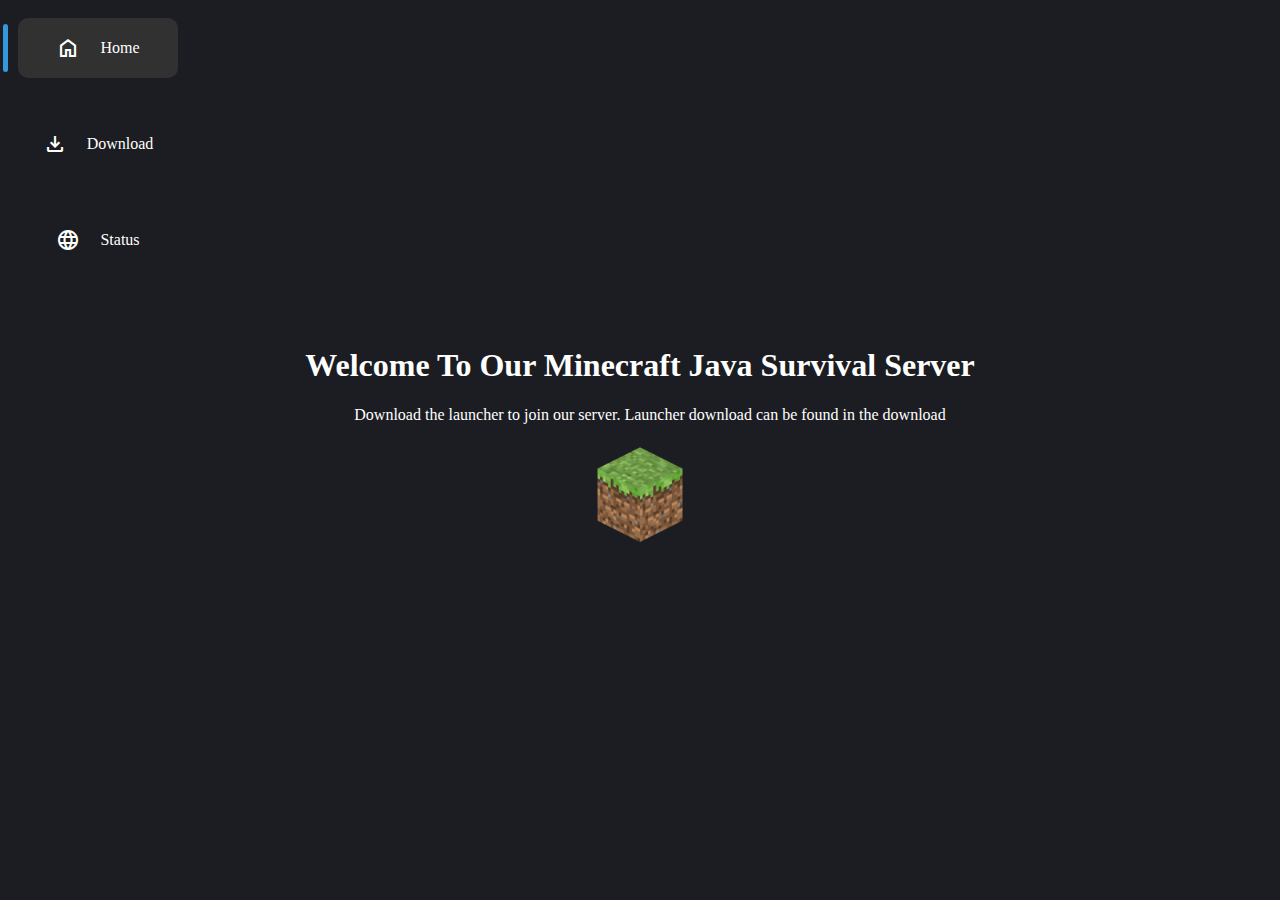
<file: index.html>
<!DOCTYPE html>
<html lang="en">
<head>
  <meta charset="UTF-8">
  <meta name="viewport" content="width=device-width, initial-scale=1.0">
  <title>Casual Minecraft</title>
  <meta name="description" content="Casual Minecraft | Home">
  <link rel="icon" href="images/icon.jpg" type="image/x-icon">
  <link rel="stylesheet" href="style.css">
  <!--Common Icon Styles-->
  <link rel="stylesheet" href="https://fonts.googleapis.com/css2?family=Material+Symbols+Outlined:opsz,wght,FILL,GRAD@20..48,100..700,0..1,-50..200">
</head>
<body>
  
  
  

  <div class="nav">
    <a href="index.html" class="nav-link active">
      <div class="slider"></div>
      <span class="material-symbols-outlined">home</span>
      <p>Home</p>
    </a>
  </div>
  <br>
  <br>

  <div class="nav">
    <a href="download.html" class="nav-link">
      <div class="slider"></div>
      <span class="material-symbols-outlined">download</span>
      <p>Download</p>
    </a>
  </div>
  <br>
  <br>
  <div class="nav">
    <a href="status.html" class="nav-link">
      <div class="slider"></div>
      <span class="material-symbols-outlined">language</span>
      <p>Status</p>
    </a>
  </div>
  <br>
  <br>

  <main>
    <h1>Welcome To Our Minecraft Java Survival Server</h1>
    <p>Download the launcher to join our server. Launcher download can be found in the download</p>
    <div class="logo-container">
      <img src="images/icon.jpg" alt="Minecraft Logo">
    </div>
  </main>

 
  
  
</body>
</html>
</file>
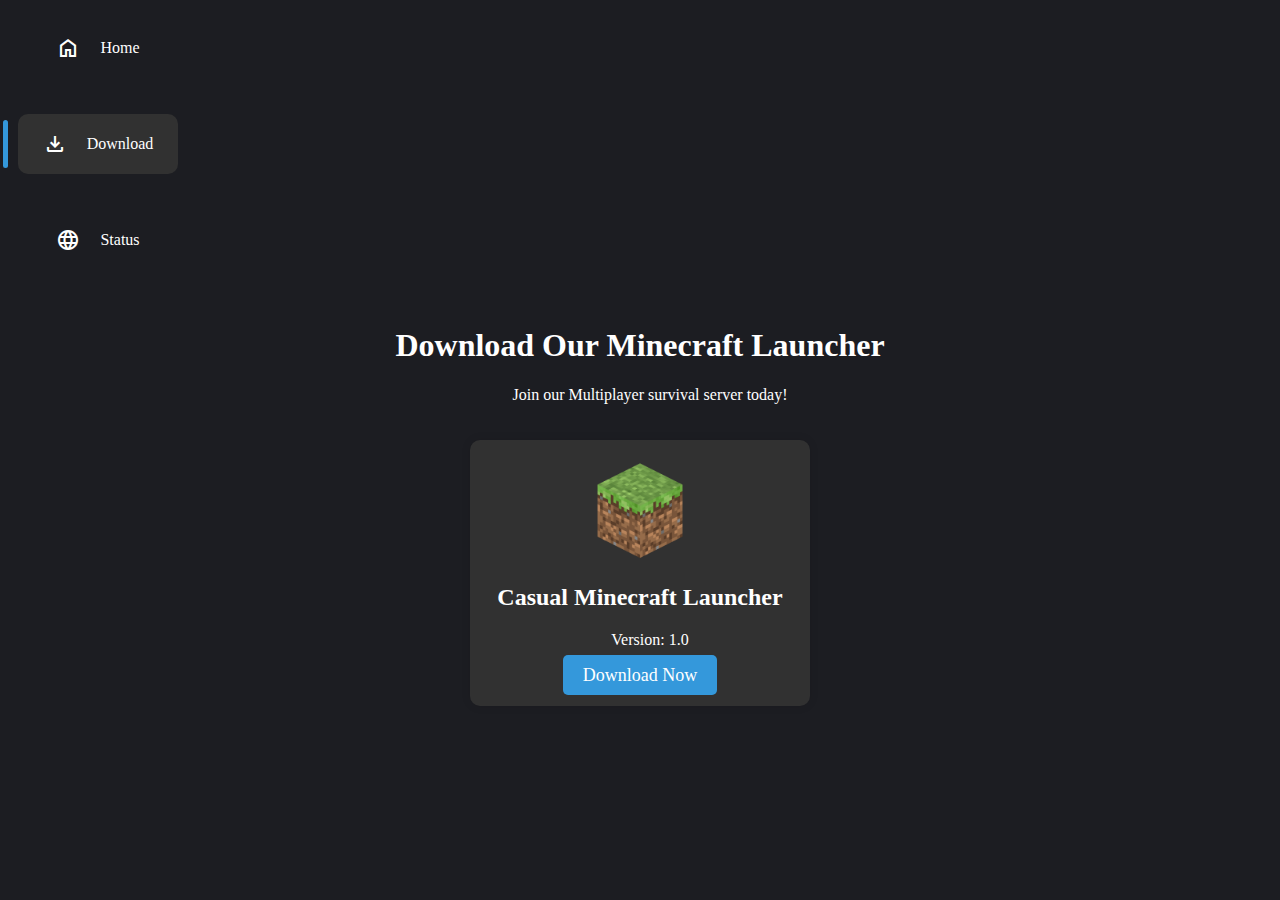
<file: download.html>
<!DOCTYPE html>
<html lang="en">
<head>
  <meta charset="UTF-8">
  <meta name="viewport" content="width=device-width, initial-scale=1.0">
  <title>Casual Minecraft/Download</title>
  <meta name="description" content="Casual Minecraft | Download">
  <link rel="icon" href="images/icon.jpg" type="image/x-icon">
  <link rel="stylesheet" href="style.css">
  <!--Common Icon Styles-->
  <link rel="stylesheet" href="https://fonts.googleapis.com/css2?family=Material+Symbols+Outlined:opsz,wght,FILL,GRAD@20..48,100..700,0..1,-50..200">
</head>
<body>
  <div class="nav">
    <a href="index.html" class="nav-link">
      <div class="slider"></div>
      <span class="material-symbols-outlined">home</span>
      <p>Home</p>
    </a>
  </div>
  <br>
  <br>
  
  <div class="nav">
    <a href="download.html" class="nav-link active">
      <div class="slider"></div>
      <span class="material-symbols-outlined">download</span>
      <p>Download</p>
    </a>
  </div>
  <br>
  <br>
  <div class="nav">
    <a href="status.html" class="nav-link">
      <div class="slider"></div>
      <span class="material-symbols-outlined">language</span>
      <p>Status</p>
    </a>
  </div>
  <br>
  <br>


    <h1>Download Our Minecraft Launcher</h1>
    <p>Join our Multiplayer survival server today!</p>


    <section class="download">
      <div class="download-card">
        <img src="images/icon.jpg" alt="Minecraft Icon">
        <h2>Casual Minecraft Launcher</h2>
        <p>Version: 1.0</p>
        <a href="info.txt" download="info.txt" class="download-button">Download Now</a>
      </div>
    </section>
    
  
  

</body>
</html>
</file>
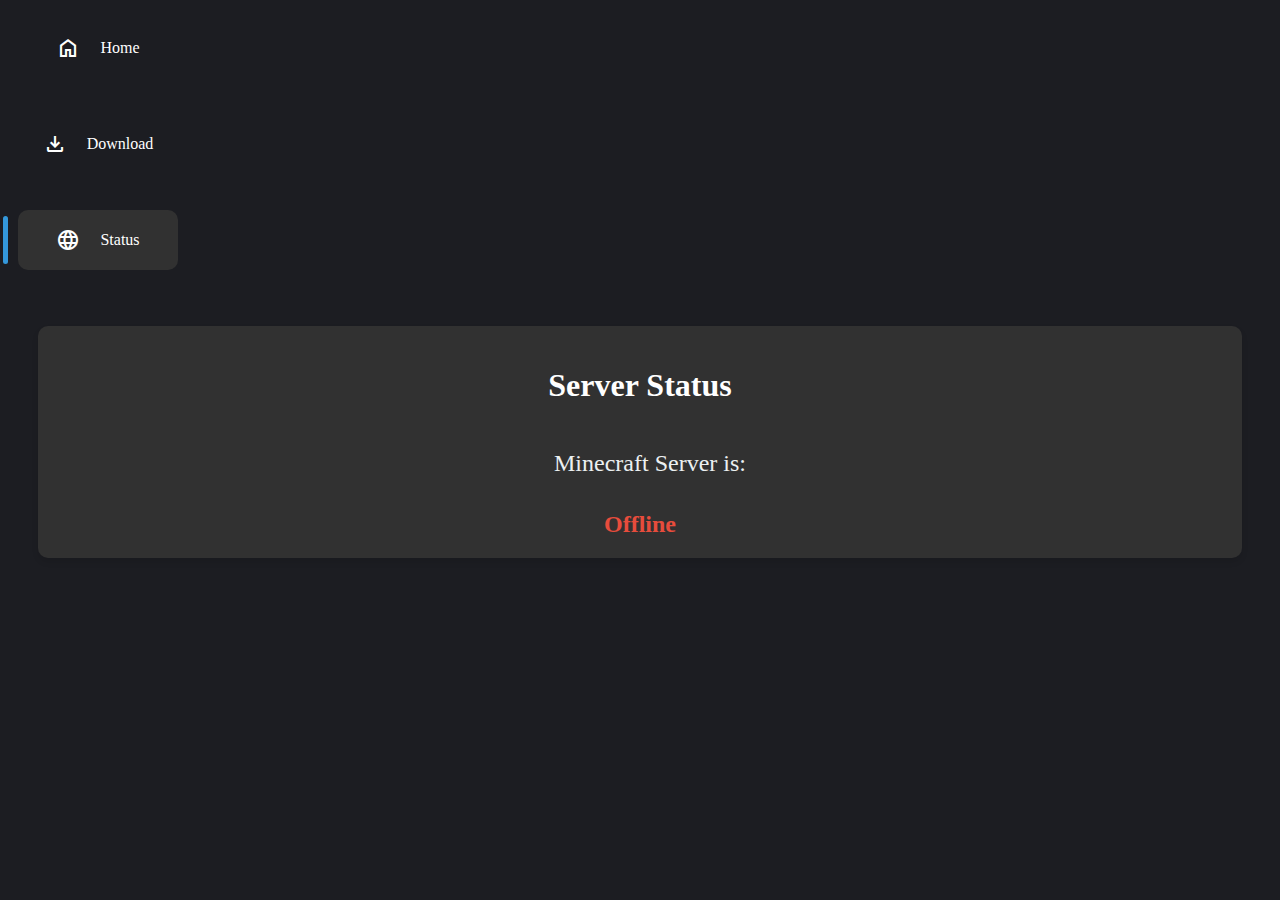
<file: status.html>
<!DOCTYPE html>
<html lang="en">
<head>
  <meta charset="UTF-8">
  <meta name="viewport" content="width=device-width, initial-scale=1.0">
  <title>Casual Minecraft/Status</title>
  <meta name="description" content="Casual Minecraft | Status">
  <link rel="icon" href="images/icon.jpg" type="image/x-icon">
  <link rel="stylesheet" href="style.css">
  <!--Common Icon Styles-->
  <link rel="stylesheet" href="https://fonts.googleapis.com/css2?family=Material+Symbols+Outlined:opsz,wght,FILL,GRAD@20..48,100..700,0..1,-50..200">
</head>
<body>
  
  <div class="nav">
    <a href="index.html" class="nav-link">
      <div class="slider"></div>
      <span class="material-symbols-outlined">home</span>
      <p>Home</p>
    </a>
  </div>
  <br>
  <br>
  
  <div class="nav">
    <a href="download.html" class="nav-link">
      <div class="slider"></div>
      <span class="material-symbols-outlined">download</span>
      <p>Download</p>
    </a>
  </div>
  <br>
  <br>
  <div class="nav">
    <a href="status.html" class="nav-link active">
      <div class="slider"></div>
      <span class="material-symbols-outlined">language</span>
      <p>Status</p>
    </a>
  </div>
  <br>
  <br>

  <main>
    <div class="status-container">
      <h1>Server Status</h1>
      <div class="status">
        <p>Minecraft Server is:</p>
        <div class="status-indicator">
          <span class="offline">Offline</span>
        </div>
      </div>
    </div>
  </main>
  


</body>
</html>
</file>
<file: style.css>
body {
  background-color: #1c1d22;
  color: white;
  padding: 10px;
  scrollbar-width: none;
  -ms-overflow-style: none;
}

body::-webkit-scrollbar {
  width: 0;
}

.nav-menu {
  text-decoration: none;
  margin-right: 10px;
  position: relative;
  cursor: pointer;
  display: inline-block;
}

.nav-menu span {
  color: white;
  text-decoration: none;
  padding: 5px;
  border-radius: 10px;
  display: flex;
  align-items: center;
  justify-content: center;
  width: 30px;
  transition: background-color 0.3s ease;
}

.nav-link {
  color: white;
  text-decoration: none;
  padding: 5px;
  border-radius: 10px;
  display: flex;
  align-items: center;
  justify-content: center;
  width: 150px;
  position: relative; /* Added for the slider */
  transition: background-color 0.3s ease;
}

.nav-link:hover {
  background-color: #555;
  border-radius: 10px;
}

.nav-link.active {
  background-color: #313131;
}

.slider {
  width: 5px;
  height: 80%;
  background-color: #3498db;
  position: absolute;
  left: -15px;
  top: 50%;
  transform: translateY(-50%);
  border-radius: 10px;
  display: none;
  transition: background-color 0.3s ease;
}

.nav-link.active .slider,
.nav-link.active:hover .slider {
  display: block;
  background-color: #3498db;
}


p{
  text-align: center;
  margin-left: 20px;
}

h1{
  text-align: center;
}

.menu-content {
  background-color: #313131;
  width: 0;
  height: 100%;
  position: fixed;
  top: 0;
  left: -200px; /* Move the menu off-screen to the left */
  overflow-x: hidden;
  transition: left 0.5s; /* Animate the left position */
}

.menu-content.show {
  left: 0; /* Show the menu by bringing it back to the left */
}

.menu-section {
  padding: 5px 10px;
  display: none;
  color: white;
  transition: 0.5s;
  cursor: pointer;
}

.menu-content.show .menu-section {
  display: block;
}

 /* Add this CSS to style the collapsed logos */
 .menu-content.show .nav-link span {
  font-size: 0.5rem; /* Adjust the size as needed */
}

/* Add this CSS to hide the text associated with the logos */
.menu-content.show .nav-link p {
  display: none;
}

.logo-container {
  text-align: center;
  margin-top: 20px; /* Adjust the margin as needed */
}

.logo-container img {
  max-width: 100px; /* Adjust the maximum width of the logo */
  height: auto; /* Maintain the aspect ratio of the logo */
}

/* Add this CSS for the advanced status page */
main {
  text-align: center;
  padding: 20px;
}

.status-container {
  background-color: #313131;
  border-radius: 10px;
  padding: 20px;
  box-shadow: 0 4px 6px rgba(0, 0, 0, 0.1);
}

.status {
  display: flex;
  align-items: center;
  justify-content: center;
  flex-direction: column;
}

.status p {
  font-size: 24px;
  color: #ecf0f1;
}

.status-indicator {
  display: flex;
  align-items: center;
  gap: 10px;
  margin-top: 10px;
}

.online,
.offline {
  font-size: 24px;
  font-weight: bold;
}

.online {
  color: #2ecc71;
}

.offline {
  color: #e74c3c;
}

.download {
  display: flex;
  justify-content: center;
  align-items: center;
  flex-wrap: wrap;
  gap: 20px;
  padding: 20px;
}

.download-card {
  background-color:#313131;
  border-radius: 10px;
  box-shadow: 0 0 10px rgba(0, 0, 0, 0.1);
  padding: 20px;
  text-align: center;
  max-width: 300px;
  width: 100%;
}

.download-card img {
  max-width: 100px;
}

.download-button {
  background-color: #3498db;
  color: #fff;
  border: none;
  border-radius: 5px;
  padding: 10px 20px;
  font-size: 18px;
  cursor: pointer;
  transition: background-color 0.3s ease;
  text-decoration: none;
}

.download-button:hover {
  background-color: #2980b9;
}

.server-info {
  text-align: center;
  padding: 20px;
  margin: 0 auto;
  max-width: 600px;
  background-color: #313131;
  border-radius: 10px;
  color: white;
}

.server-info h1 {
  font-size: 24px;
  margin-bottom: 10px;
}

.server-details {
  text-align: left;
  margin-top: 20px;
}

.server-details p {
  font-size: 16px;
  margin: 10px 0;
}

.server-details .server-ip,
.server-details .server-port {
  color: #3498db;
}

.server-details .server-status.online {
  color: #2ecc71;
}

.server-details .server-status.offline {
  color: #e74c3c;
}

.server-info p {
  font-size: 16px;
  margin-top: 20px;
}

.changelogs {
  text-align: center;
  padding: 20px;
  background-color: #313131;
  color: white;
}

.changelog {
  margin-bottom: 20px;
  padding: 20px;
  border: 1px solid #555;
  border-radius: 10px;
  background-color: #444;
}

.changelog h2 {
  font-size: 1.5rem;
  margin-top: 0;
}

.changelog ul {
  list-style-position: inside; /* Center align list item dots */
  padding-left: 0; /* Remove the default padding */
}

.changelog li {
  margin: 10px 0; /* Add spacing between each list item and its text */
}

.date {
  margin-bottom: 20px; /* Add space between underline and date */
  text-decoration: underline; /* Add underline to the date */
}
</file>
